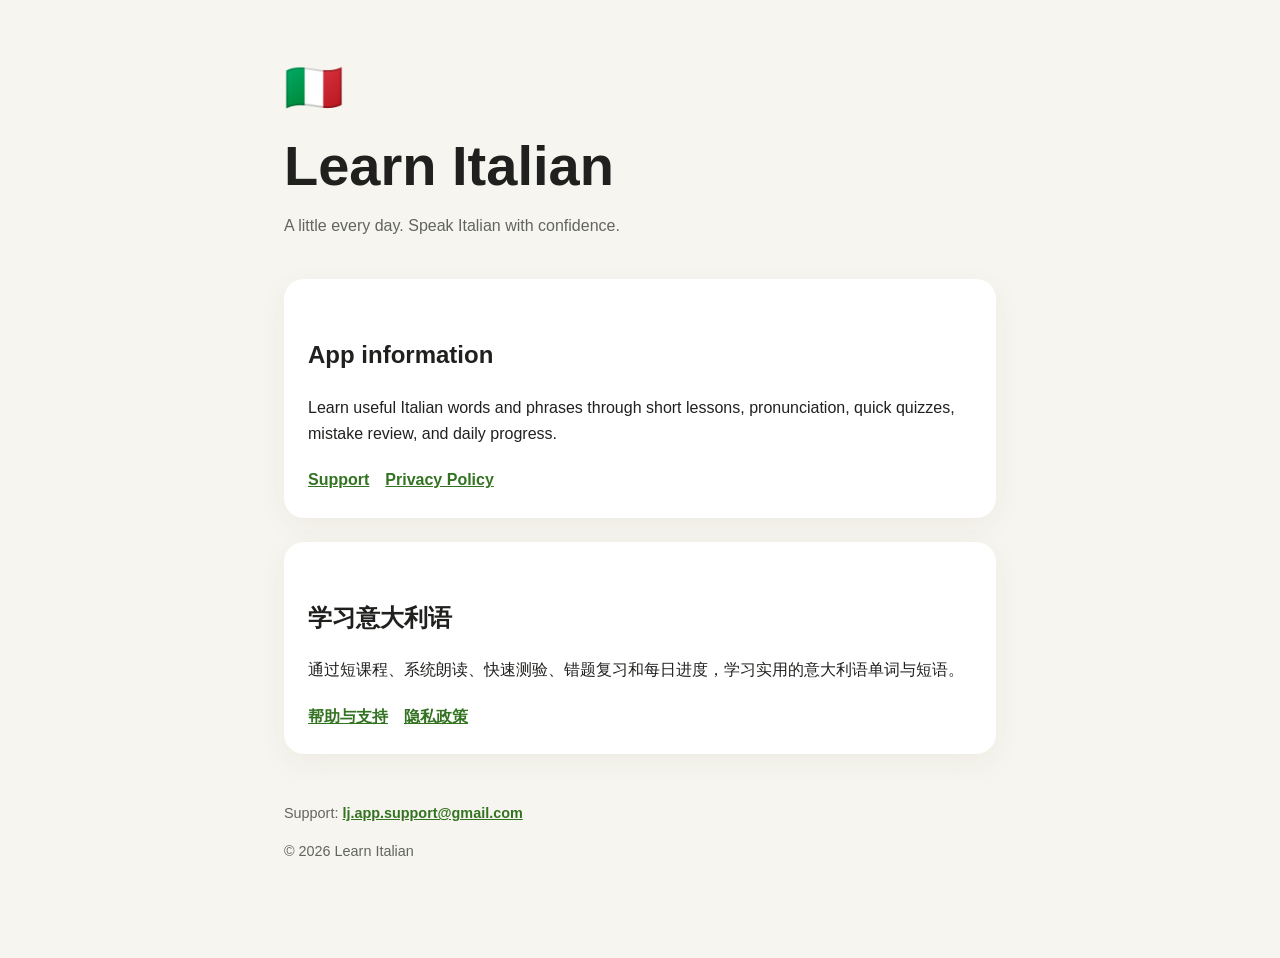
<file: index.html>
<!doctype html>
<html lang="en">
<head>
  <meta charset="utf-8">
  <meta name="viewport" content="width=device-width,initial-scale=1">
  <meta name="description" content="Learn Italian app support and privacy information.">
  <title>Learn Italian</title>
  <link rel="stylesheet" href="styles.css">
</head>
<body><main>
  <header><div class="flag">🇮🇹</div><h1>Learn Italian</h1><p class="subtitle">A little every day. Speak Italian with confidence.</p></header>
  <section class="card"><h2>App information</h2><p>Learn useful Italian words and phrases through short lessons, pronunciation, quick quizzes, mistake review, and daily progress.</p><nav><a href="support.html">Support</a><a href="privacy.html">Privacy Policy</a></nav></section>
  <section class="card" lang="zh-Hans"><h2>学习意大利语</h2><p>通过短课程、系统朗读、快速测验、错题复习和每日进度，学习实用的意大利语单词与短语。</p><nav><a href="support.html#中文帮助">帮助与支持</a><a href="privacy.html#chinese">隐私政策</a></nav></section>
  <footer><p>Support: <a href="mailto:lj.app.support@gmail.com">lj.app.support@gmail.com</a></p><p>© 2026 Learn Italian</p></footer>
</main></body></html>
</file>
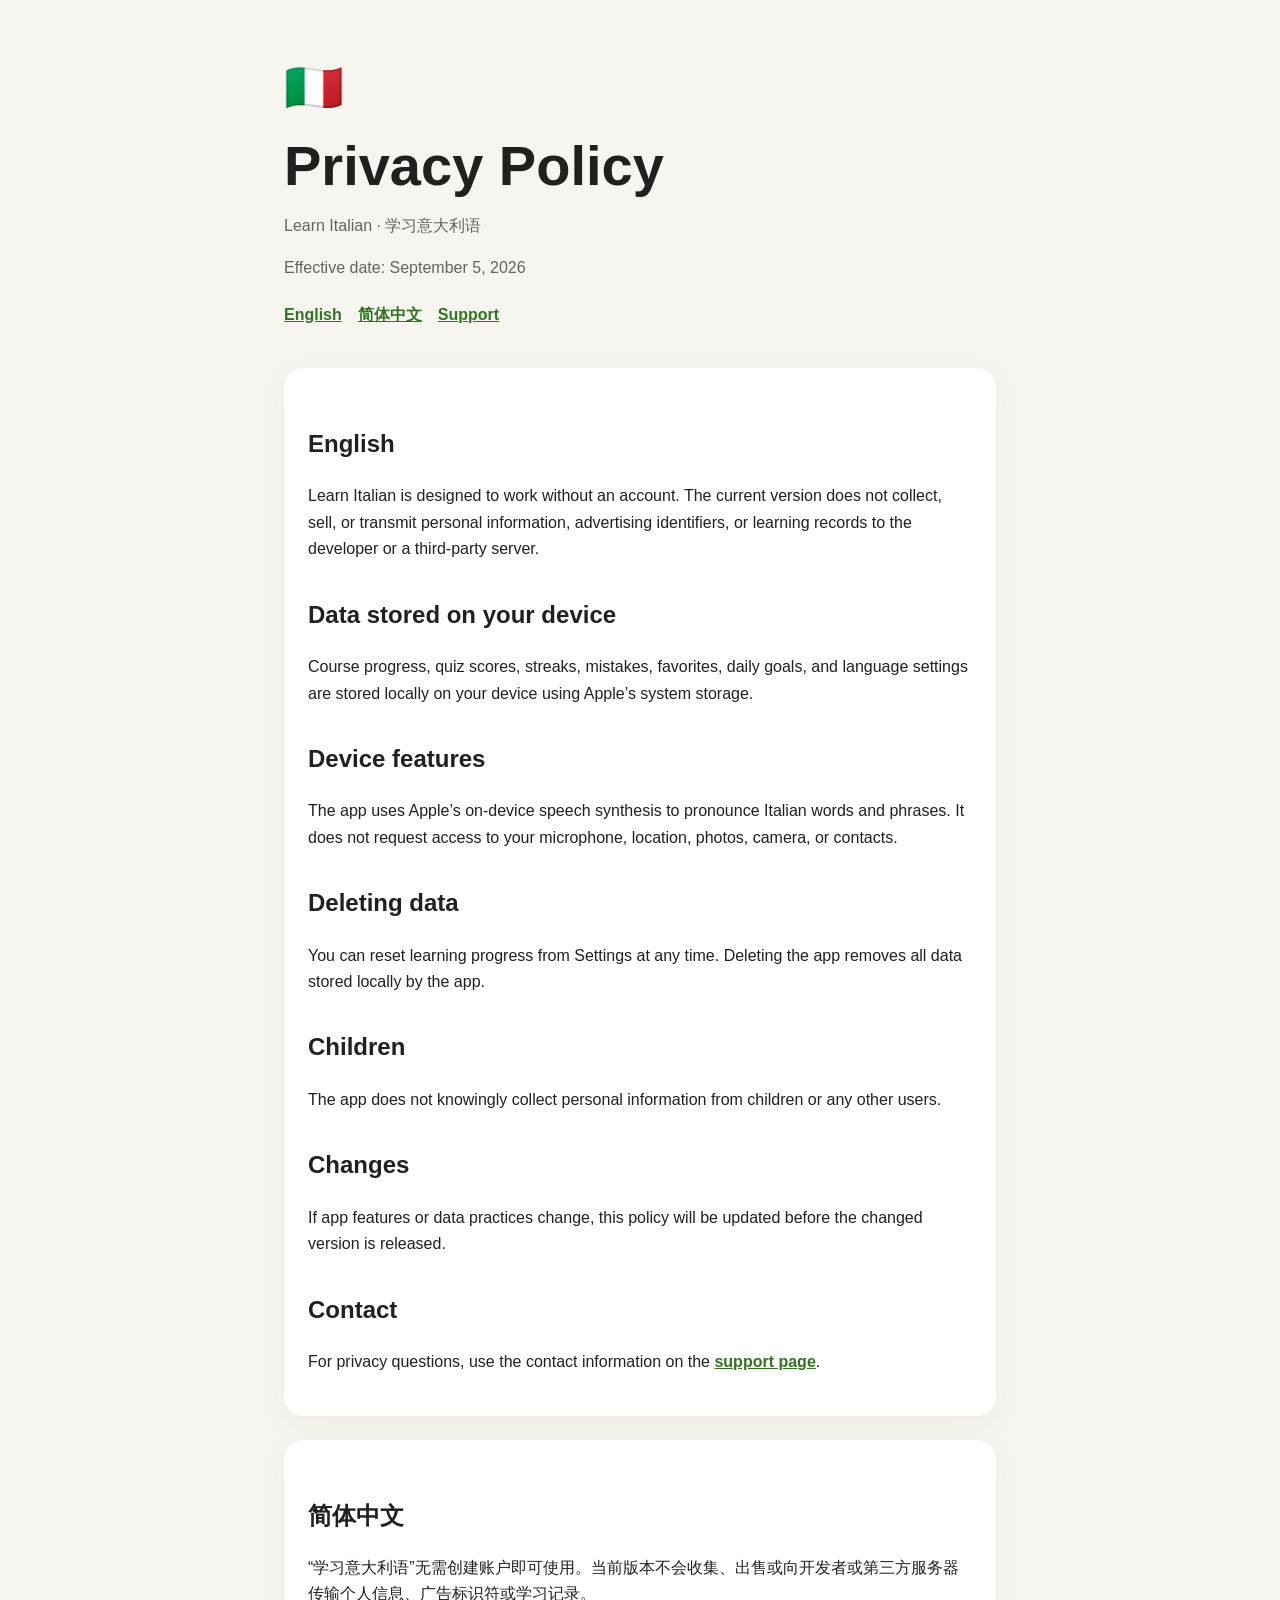
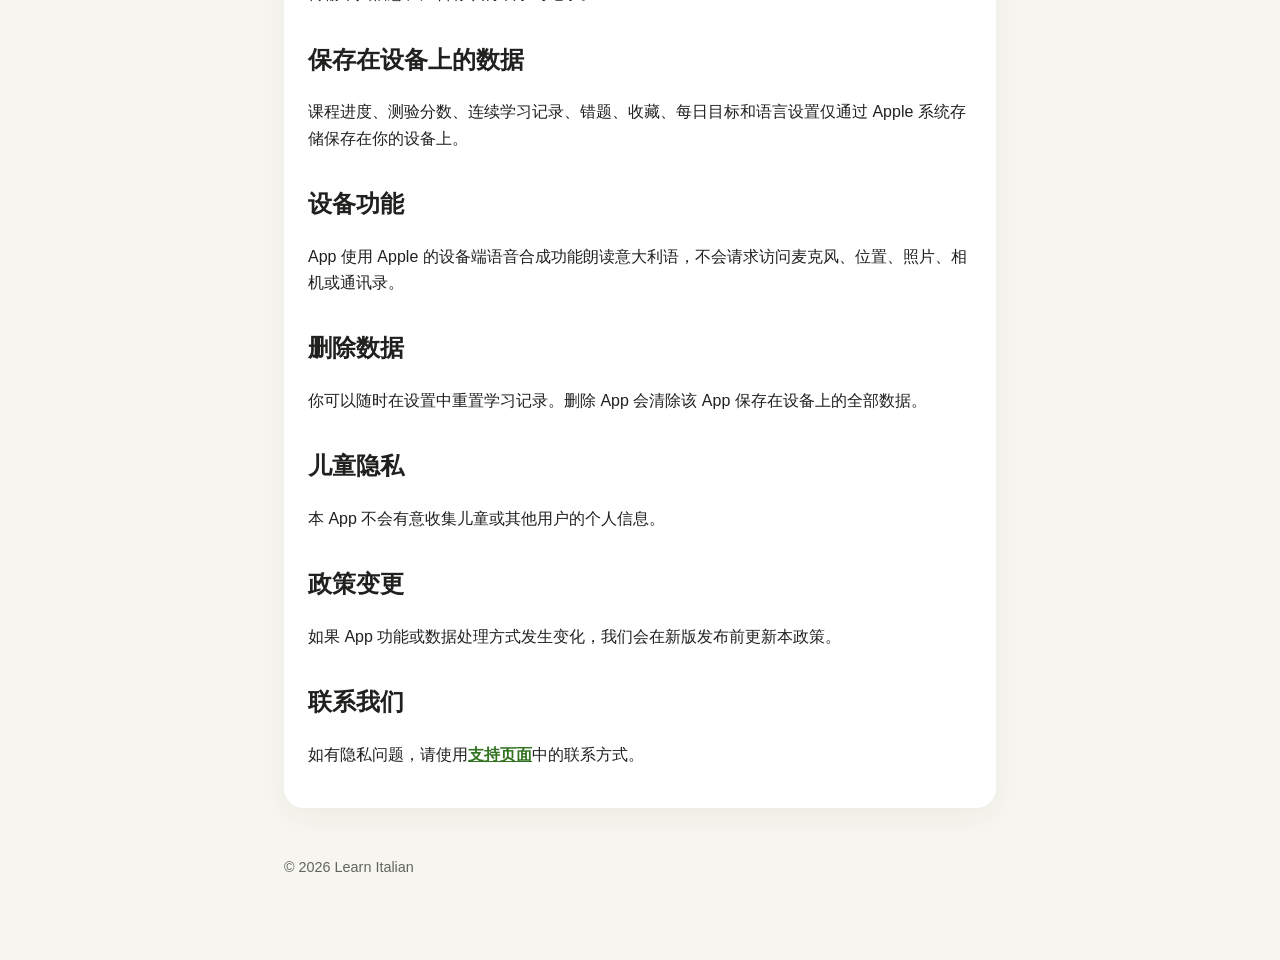
<file: privacy.html>
<!doctype html>
<html lang="en">
<head><meta charset="utf-8"><meta name="viewport" content="width=device-width,initial-scale=1"><title>Privacy Policy — Learn Italian</title><link rel="stylesheet" href="styles.css"></head>
<body><main>
<header><div class="flag">🇮🇹</div><h1>Privacy Policy</h1><p class="subtitle">Learn Italian · 学习意大利语</p><p class="updated">Effective date: September 5, 2026</p><nav><a href="#english">English</a><a href="#chinese">简体中文</a><a href="support.html">Support</a></nav></header>
<section class="card" id="english"><h2>English</h2><p>Learn Italian is designed to work without an account. The current version does not collect, sell, or transmit personal information, advertising identifiers, or learning records to the developer or a third-party server.</p><h2>Data stored on your device</h2><p>Course progress, quiz scores, streaks, mistakes, favorites, daily goals, and language settings are stored locally on your device using Apple’s system storage.</p><h2>Device features</h2><p>The app uses Apple’s on-device speech synthesis to pronounce Italian words and phrases. It does not request access to your microphone, location, photos, camera, or contacts.</p><h2>Deleting data</h2><p>You can reset learning progress from Settings at any time. Deleting the app removes all data stored locally by the app.</p><h2>Children</h2><p>The app does not knowingly collect personal information from children or any other users.</p><h2>Changes</h2><p>If app features or data practices change, this policy will be updated before the changed version is released.</p><h2>Contact</h2><p>For privacy questions, use the contact information on the <a href="support.html">support page</a>.</p></section>
<section class="card" id="chinese" lang="zh-Hans"><h2>简体中文</h2><p>“学习意大利语”无需创建账户即可使用。当前版本不会收集、出售或向开发者或第三方服务器传输个人信息、广告标识符或学习记录。</p><h2>保存在设备上的数据</h2><p>课程进度、测验分数、连续学习记录、错题、收藏、每日目标和语言设置仅通过 Apple 系统存储保存在你的设备上。</p><h2>设备功能</h2><p>App 使用 Apple 的设备端语音合成功能朗读意大利语，不会请求访问麦克风、位置、照片、相机或通讯录。</p><h2>删除数据</h2><p>你可以随时在设置中重置学习记录。删除 App 会清除该 App 保存在设备上的全部数据。</p><h2>儿童隐私</h2><p>本 App 不会有意收集儿童或其他用户的个人信息。</p><h2>政策变更</h2><p>如果 App 功能或数据处理方式发生变化，我们会在新版发布前更新本政策。</p><h2>联系我们</h2><p>如有隐私问题，请使用<a href="support.html">支持页面</a>中的联系方式。</p></section>
<footer>© 2026 Learn Italian</footer>
</main></body></html>
</file>
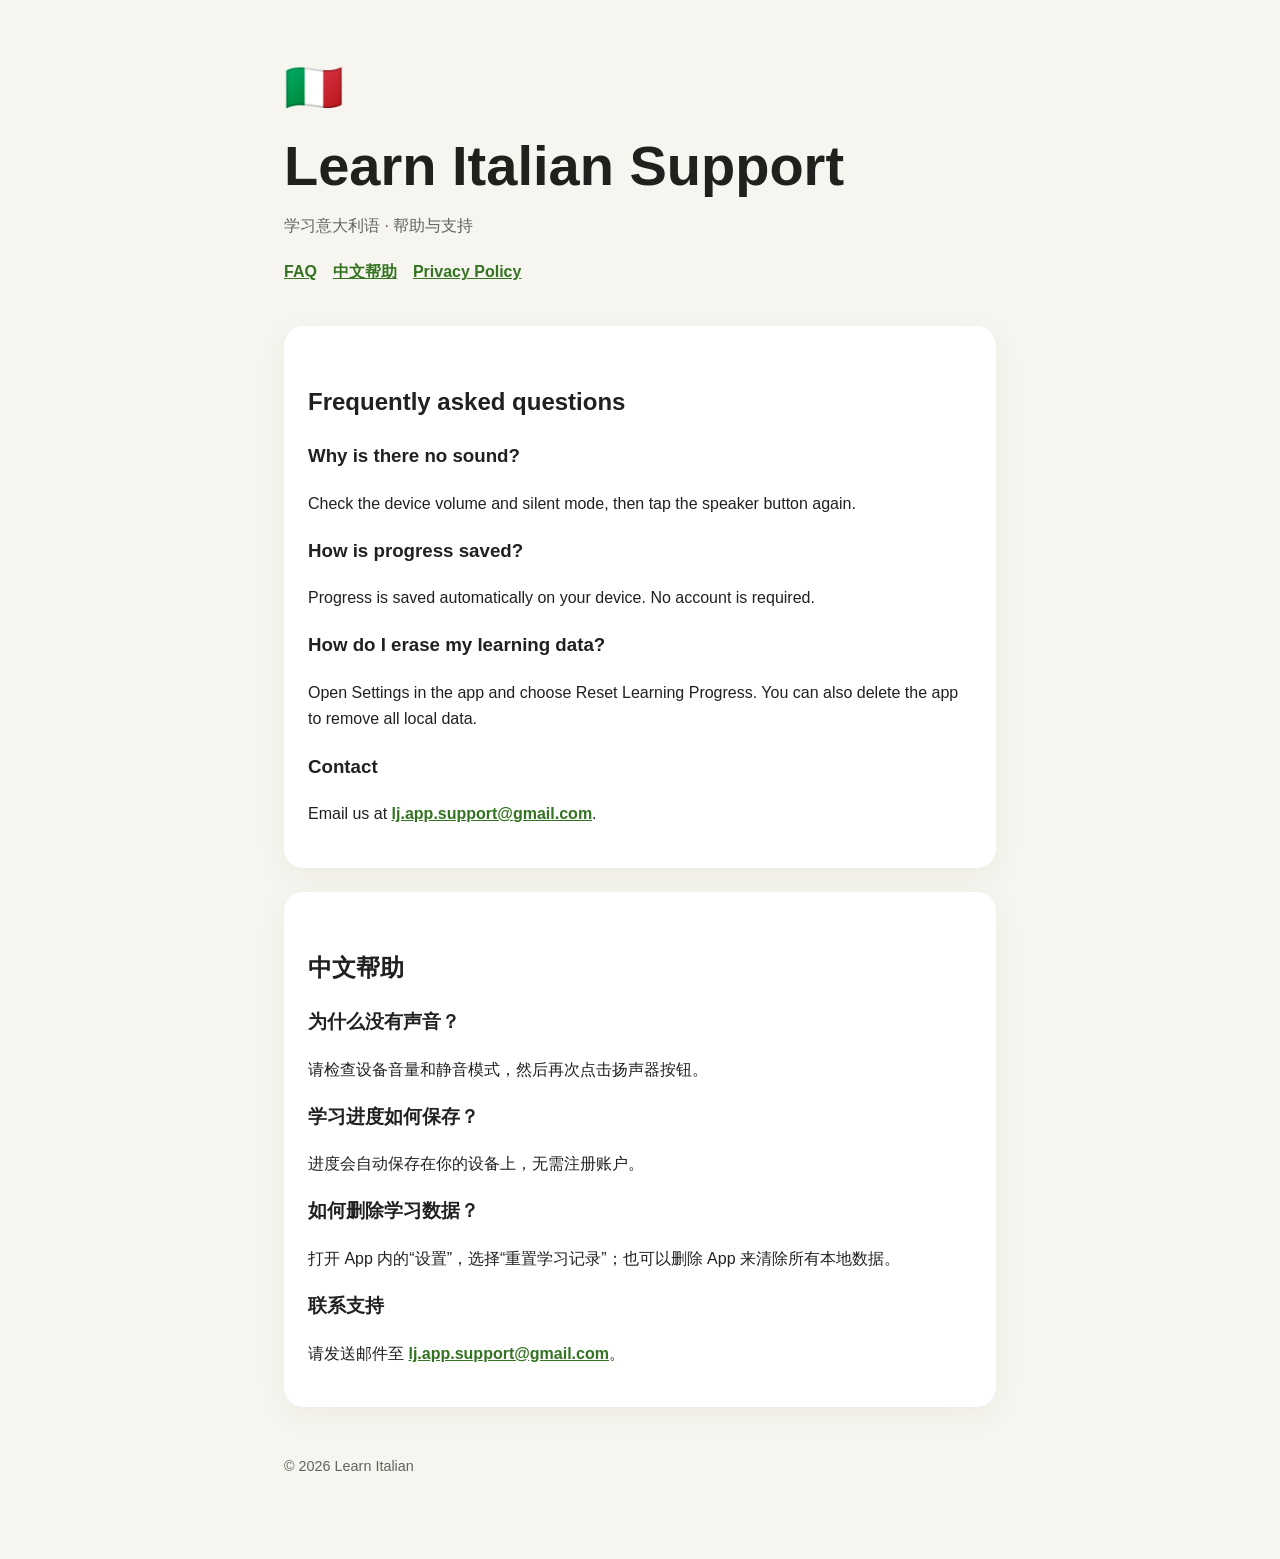
<file: support.html>
<!doctype html>
<html lang="en">
<head><meta charset="utf-8"><meta name="viewport" content="width=device-width,initial-scale=1"><title>Support — Learn Italian</title><link rel="stylesheet" href="styles.css"></head>
<body><main>
<header><div class="flag">🇮🇹</div><h1>Learn Italian Support</h1><p class="subtitle">学习意大利语 · 帮助与支持</p><nav><a href="#faq">FAQ</a><a href="#中文帮助">中文帮助</a><a href="privacy.html">Privacy Policy</a></nav></header>
<section class="card" id="faq"><h2>Frequently asked questions</h2><h3>Why is there no sound?</h3><p>Check the device volume and silent mode, then tap the speaker button again.</p><h3>How is progress saved?</h3><p>Progress is saved automatically on your device. No account is required.</p><h3>How do I erase my learning data?</h3><p>Open Settings in the app and choose Reset Learning Progress. You can also delete the app to remove all local data.</p><h3>Contact</h3><p>Email us at <a href="mailto:lj.app.support@gmail.com">lj.app.support@gmail.com</a>.</p></section>
<section class="card" id="中文帮助" lang="zh-Hans"><h2>中文帮助</h2><h3>为什么没有声音？</h3><p>请检查设备音量和静音模式，然后再次点击扬声器按钮。</p><h3>学习进度如何保存？</h3><p>进度会自动保存在你的设备上，无需注册账户。</p><h3>如何删除学习数据？</h3><p>打开 App 内的“设置”，选择“重置学习记录”；也可以删除 App 来清除所有本地数据。</p><h3>联系支持</h3><p>请发送邮件至 <a href="mailto:lj.app.support@gmail.com">lj.app.support@gmail.com</a>。</p></section>
<footer>© 2026 Learn Italian</footer>
</main></body></html>
</file>
<file: styles.css>
:root { color-scheme: light dark; font-family: -apple-system, BlinkMacSystemFont, "Segoe UI", sans-serif; }
* { box-sizing: border-box; }
body { margin: 0; background: #f7f5ef; color: #20211f; line-height: 1.65; }
main { max-width: 760px; margin: 0 auto; padding: 48px 24px 80px; }
header { margin-bottom: 40px; }
.flag { font-size: 48px; }
h1 { margin: 8px 0; font-size: clamp(2rem, 7vw, 3.5rem); line-height: 1.1; }
h2 { margin-top: 32px; }
.subtitle, .updated { color: #62655f; }
.card { margin-top: 24px; padding: 24px; border-radius: 20px; background: #fff; box-shadow: 0 8px 30px #1e35110d; }
a { color: #337321; font-weight: 600; }
nav { display: flex; gap: 16px; flex-wrap: wrap; margin-top: 20px; }
footer { margin-top: 48px; color: #62655f; font-size: .9rem; }
@media (prefers-color-scheme: dark) {
  body { background: #171916; color: #f2f2ed; }
  .card { background: #232620; box-shadow: none; }
  .subtitle, .updated, footer { color: #b9bcb4; }
  a { color: #8bd46e; }
}
</file>
